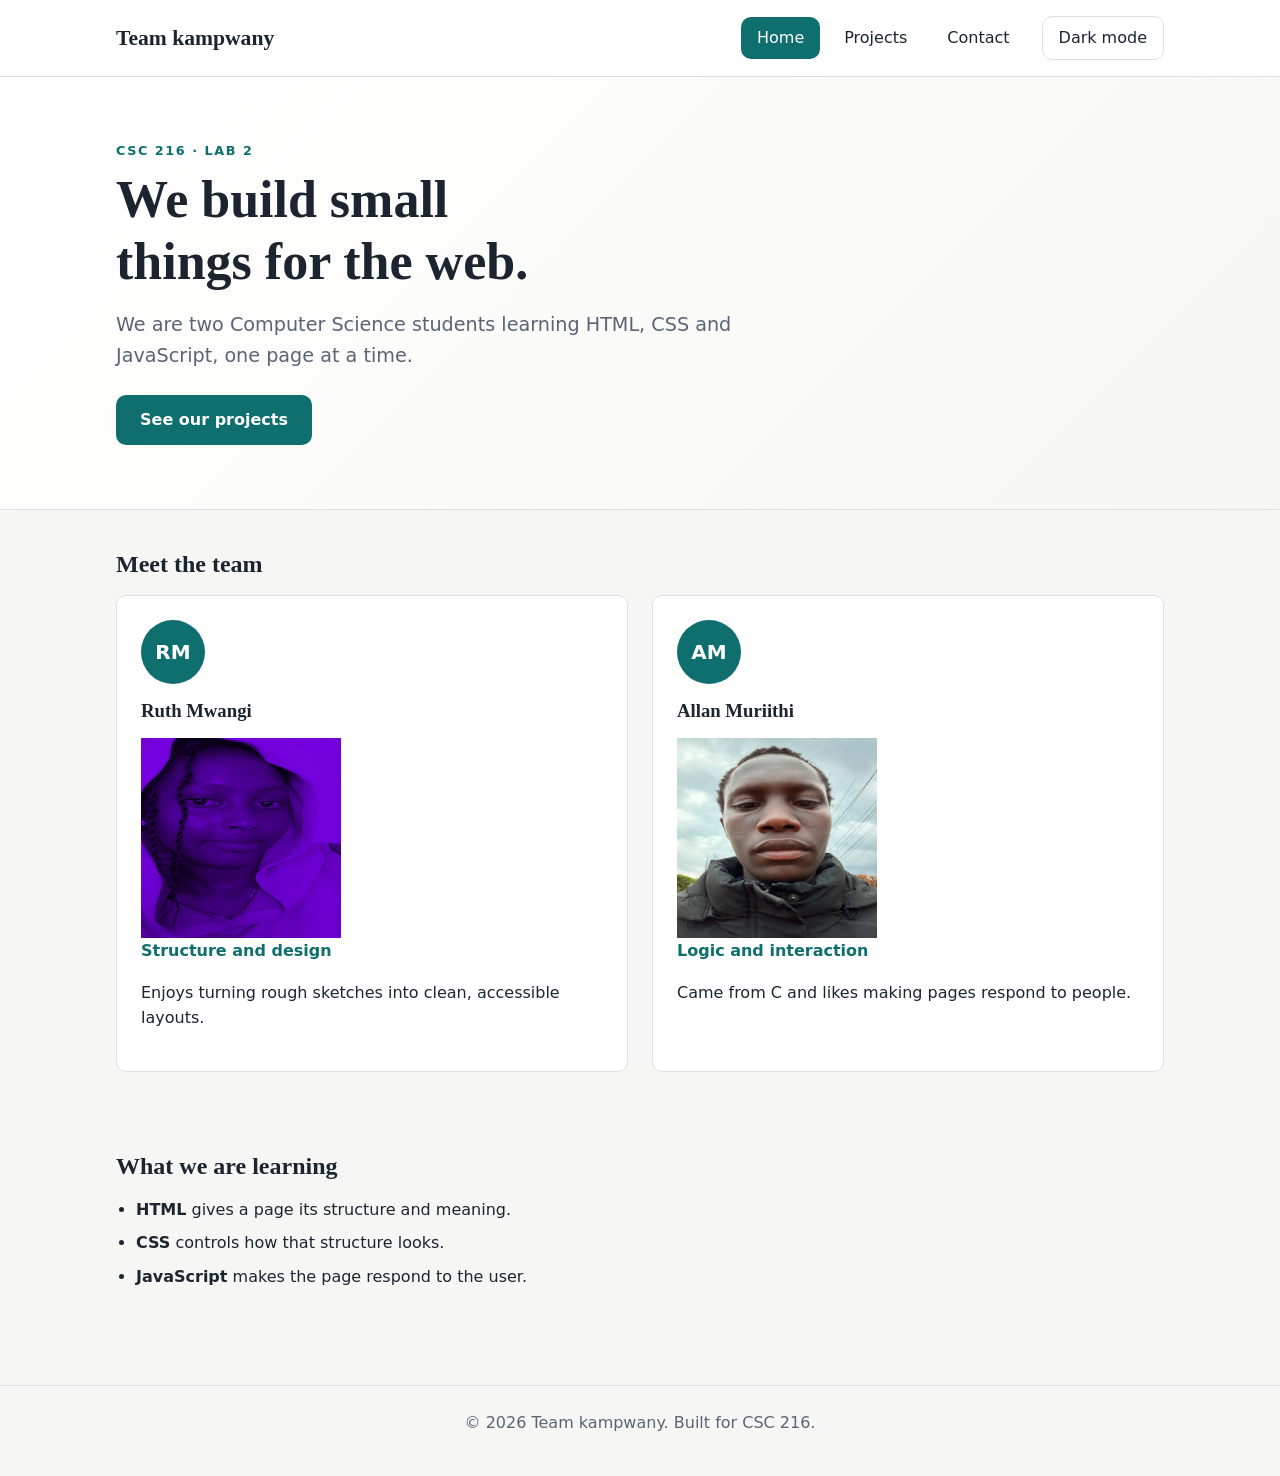
<file: index.html>
<!DOCTYPE html> 
<html lang="en"> 
<head> 
  <meta charset="UTF-8"> 
  <meta name="viewport" content="width=device-width, initial-scale=1.0"> 
  <meta name="description" content="Team kampwany: a CSC 216 web development pair."> 
  <title>Home | Team kampwany</title> 
  <link rel="stylesheet" href="style.css"> 
  <script src="script.js" defer></script> 
</head> 
<body> 
  <a class="skip-link" href="#main">Skip to main content</a> 
 
  <header class="site-header"> 
    <div class="container header-inner"> 
      <a class="logo" href="index.html">Team kampwany</a> 
      <button class="nav-toggle" type="button" aria-expanded="false" aria-controls="site-nav">Menu</button> 
      <nav id="site-nav" class="site-nav" aria-label="Main"> 
        <ul> 
          <li><a href="index.html" aria-current="page">Home</a></li> 
          <li><a href="projects.html">Projects</a></li> 
          <li><a href="contact.html">Contact</a></li> 
        </ul> 
      </nav> 
      <button class="theme-toggle" type="button" aria-pressed="false">Dark mode</button> 
    </div> 
  </header> 
 
  <main id="main"> 
    <section class="hero"> 
      <div class="container"> 
        <p class="eyebrow">CSC 216 · Lab 2</p> 
        <h1>We build small things for the web.</h1> 
        <p class="lead">We are two Computer Science students learning HTML, CSS and JavaScript, one page at a time.</p> 
        <a class="button" href="projects.html">See our projects</a> 
      </div> 
    </section> 
 
    <section class="container section" aria-labelledby="team-heading"> 
      <h2 id="team-heading">Meet the team</h2> 
      <div class="team-grid"> 
        <article class="card"> 
          <div class="avatar" aria-hidden="true">RM</div> 
          <h3>Ruth Mwangi</h3> 
          <img src="wambo.jpeg" alt="Ruth's photo" class="img" width="200" height="200">
          <p class="role">Structure and design</p> 
          <p>Enjoys turning rough sketches into clean, accessible layouts.</p> 
        </article> 
        <article class="card"> 
          <div class="avatar" aria-hidden="true">AM</div> 
          <h3>Allan Muriithi</h3> 
          <img src="allan.jpeg" alt="Allan's photo" class="img" width="200" height="200">
          <p class="role">Logic and interaction</p> 
          <p>Came from C and likes making pages respond to people.</p> 
        </article> 
      </div> 
    </section> 
 
    <section class="container section" aria-labelledby="learning-heading"> 
      <h2 id="learning-heading">What we are learning</h2> 
      <ul class="skill-list"> 
        <li><strong>HTML</strong> gives a page its structure and meaning.</li> 
        <li><strong>CSS</strong> controls how that structure looks.</li> 
        <li><strong>JavaScript</strong> makes the page respond to the user.</li> 
      </ul> 
    </section> 
  </main> 
 
  <footer class="site-footer"> 
    <div class="container"> 
      <p>© <span id="year">2026</span> Team kampwany. Built for CSC 216.</p> 
    </div> 
  </footer> 
</body> 
</html>
</file>
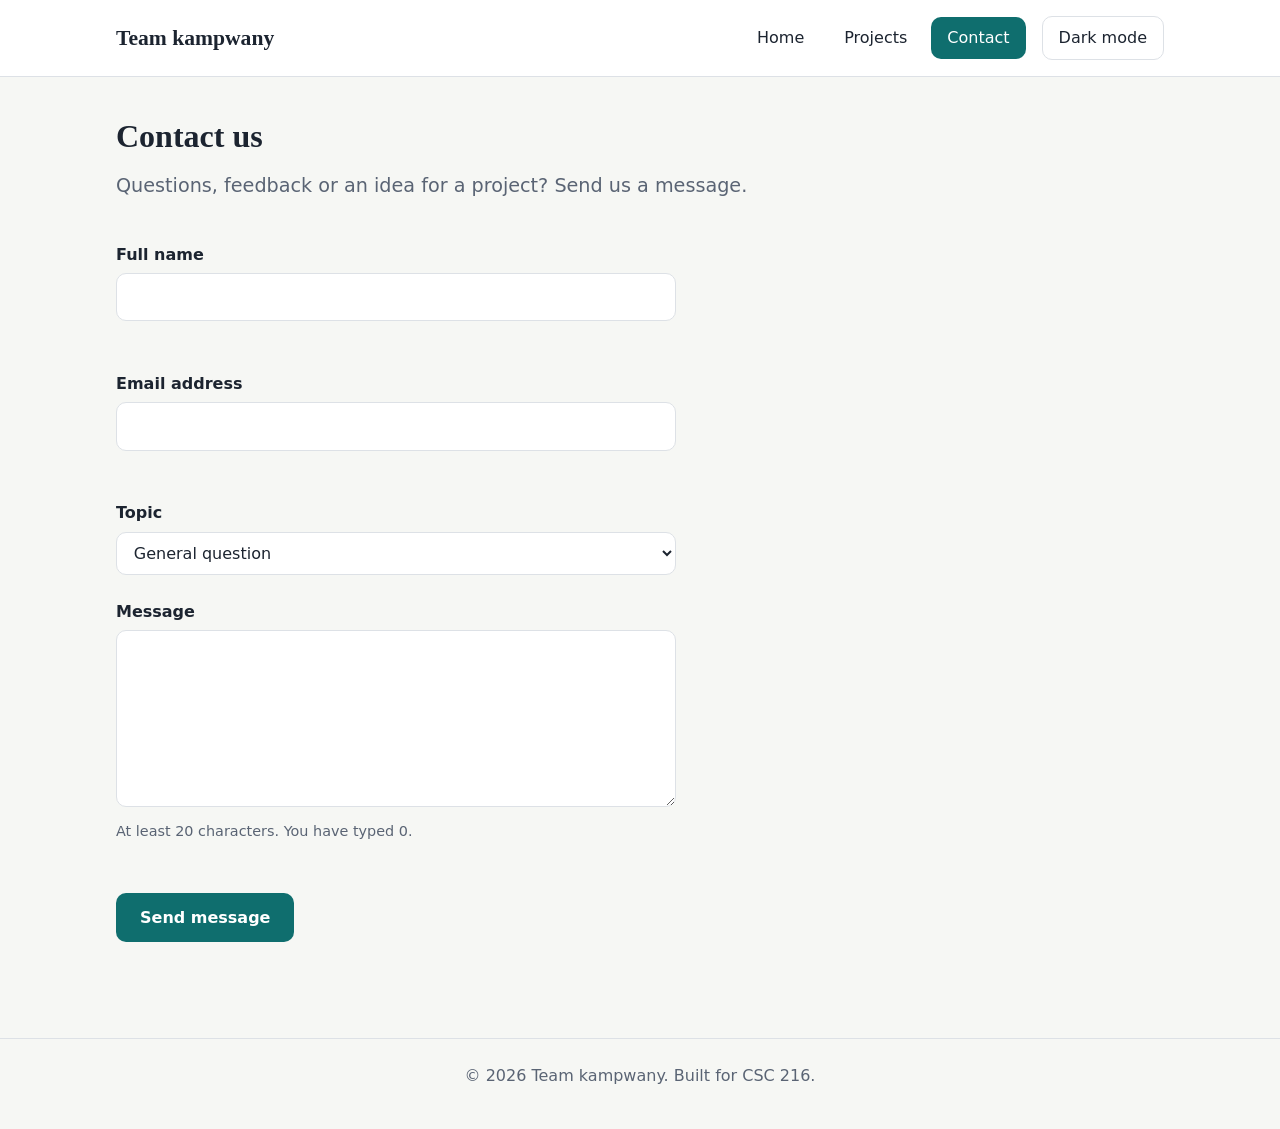
<file: contact.html>
<!DOCTYPE html>
<html lang="en">
<head>
  <meta charset="UTF-8">
  <meta name="viewport" content="width=device-width, initial-scale=1.0">
  <meta name="description" content="Send a message to Team kampwany.">
  <title>Contact | Team kampwany</title>
  <link rel="stylesheet" href="style.css">
  <script src="script.js" defer></script>
</head>
<body>
  <a class="skip-link" href="#main">Skip to main content</a>

  <header class="site-header">
    <div class="container header-inner">
      <a class="logo" href="index.html">Team kampwany</a>
      <button class="nav-toggle" type="button" aria-expanded="false" aria-controls="site-nav">Menu</button>
      <nav id="site-nav" class="site-nav" aria-label="Main">
        <ul>
          <li><a href="index.html">Home</a></li>
          <li><a href="projects.html">Projects</a></li>
          <li><a href="contact.html" aria-current="page">Contact</a></li>
        </ul>
      </nav>
      <button class="theme-toggle" type="button" aria-pressed="false">Dark mode</button>
    </div>
  </header>

  <main id="main" class="container">
    <header class="page-header">
      <h1>Contact us</h1>
      <p class="lead">Questions, feedback or an idea for a project? Send us a message.</p>
    </header>

    <form id="contact-form" class="contact-form" novalidate>
      <div class="field">
        <label for="name">Full name</label>
        <input type="text" id="name" name="name" autocomplete="name" required aria-describedby="name-error">
        <p class="error" id="name-error"></p>
      </div>

      <div class="field">
        <label for="email">Email address</label>
        <input type="email" id="email" name="email" autocomplete="email" required aria-describedby="email-error">
        <p class="error" id="email-error"></p>
      </div>

      <div class="field">
        <label for="topic">Topic</label>
        <select id="topic" name="topic">
          <option value="general">General question</option>
          <option value="collaboration">Collaboration</option>
          <option value="feedback">Feedback on our site</option>
        </select>
      </div>

      <div class="field">
        <label for="message">Message</label>
        <textarea id="message" name="message" rows="6" required minlength="20" aria-describedby="message-hint message-error"></textarea>
        <p class="hint" id="message-hint">At least 20 characters. You have typed <span id="char-count">0</span>.</p>
        <p class="error" id="message-error"></p>
      </div>

      <button class="button" type="submit">Send message</button>
      <p id="form-status" class="form-status" role="status"></p>
    </form>
  </main>

  <footer class="site-footer">
    <div class="container">
      <p>© <span id="year">2026</span> Team kampwany. Built for CSC 216.</p>
    </div>
  </footer>
</body>
</html>
</file>
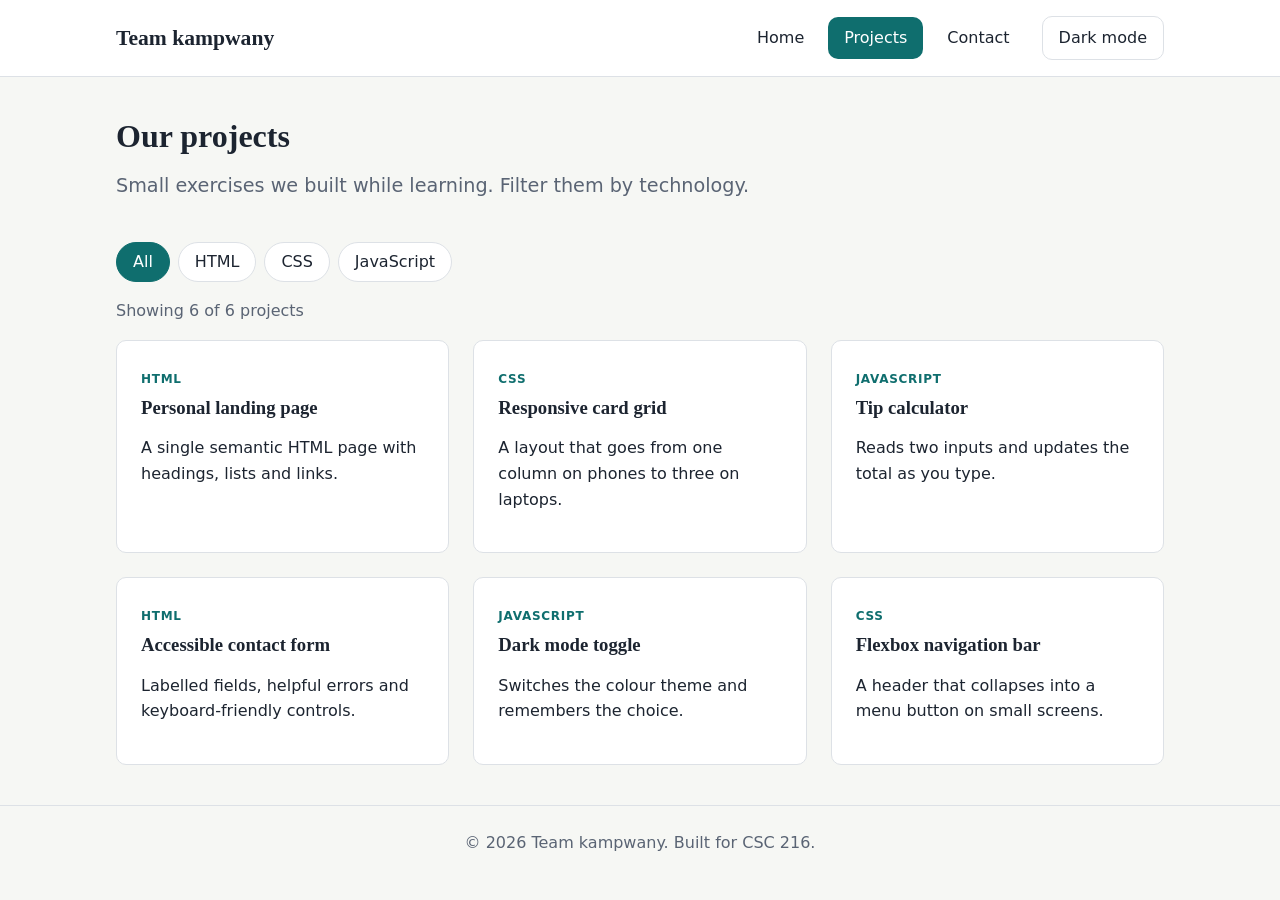
<file: projects.html>
<!DOCTYPE html> 
<html lang="en"> 
<head> 
  <meta charset="UTF-8"> 
  <meta name="viewport" content="width=device-width, initial-scale=1.0"> 
  <meta name="description" content="Projects built by Team kampwany while learning web development."> 
  <title>Projects | Team kampwany</title> 
  <link rel="stylesheet" href="style.css"> 
  <script src="script.js" defer></script> 
</head> 
<body> 
  <a class="skip-link" href="#main">Skip to main content</a> 
 
  <header class="site-header"> 
    <div class="container header-inner"> 
      <a class="logo" href="index.html">Team kampwany</a> 
      <button class="nav-toggle" type="button" aria-expanded="false" aria-controls="site-nav">Menu</button> 
      <nav id="site-nav" class="site-nav" aria-label="Main"> 
        <ul> 
          <li><a href="index.html">Home</a></li> 
          <li><a href="projects.html" aria-current="page">Projects</a></li> 
          <li><a href="contact.html">Contact</a></li> 
        </ul> 
      </nav> 
      <button class="theme-toggle" type="button" aria-pressed="false">Dark mode</button> 
    </div> 
  </header> 
 
  <main id="main" class="container"> 
    <header class="page-header"> 
      <h1>Our projects</h1> 
      <p class="lead">Small exercises we built while learning. Filter them by technology.</p> 
    </header> 
 
    <div class="filters" role="group" aria-label="Filter projects by technology"> 
      <button class="filter-btn" type="button" data-filter="all" aria-pressed="true">All</button> 
      <button class="filter-btn" type="button" data-filter="html" aria-pressed="false">HTML</button> 
      <button class="filter-btn" type="button" data-filter="css" aria-pressed="false">CSS</button> 
      <button class="filter-btn" type="button" data-filter="js" aria-pressed="false">JavaScript</button> 
    </div> 
 
    <p id="project-count" class="project-count" aria-live="polite"></p> 
    <div id="project-list" class="project-grid"></div> 
 
    <noscript> 
      <p>Turn on JavaScript to see the project list.</p> 
    </noscript> 
  </main> 
 
  <footer class="site-footer"> 
    <div class="container"> 
      <p>© <span id="year">2026</span> Team kampwany. Built for CSC 216.</p> 
    </div> 
  </footer> 
</body> 
</html>
</file>
<file: style.css>
/* =====================================================
   Team website stylesheet (CSC 216, Lab 2)
   One file styles every page on the site.
   ===================================================== */

/* ---------- 1. Design tokens ---------- */
:root {
  --color-bg: #f6f7f4;
  --color-surface: #ffffff;
  --color-text: #1c2430;
  --color-muted: #5a6474;
  --color-primary: #0f6e6e;
  --color-primary-dark: #0a5050;
  --color-on-primary: #ffffff;
  --color-border: #dde1e6;
  --color-error: #b3261e;
  --color-success: #1e7b3a;

  --font-body: system-ui, -apple-system, "Segoe UI", Roboto, Arial, sans-serif;
  --font-heading: Georgia, "Times New Roman", serif;

  --space-1: 0.5rem;
  --space-2: 1rem;
  --space-3: 1.5rem;
  --space-4: 2.5rem;
  --space-5: 4rem;

  --radius: 10px;
  --max-width: 1080px;
}

body.dark {
  --color-bg: #11161d;
  --color-surface: #1a212b;
  --color-text: #e7ebf0;
  --color-muted: #a2abb9;
  --color-primary: #4fc1c1;
  --color-primary-dark: #83d8d8;
  --color-on-primary: #0b1f1f;
  --color-border: #2b3340;
  --color-error: #ff8a80;
  --color-success: #7ddc97;
  color-scheme: dark;
}

/* ---------- 2. Base and reset ---------- */
*,
*::before,
*::after {
  box-sizing: border-box;
}

body {
  margin: 0;
  font-family: var(--font-body);
  font-size: 1rem;
  line-height: 1.6;
  color: var(--color-text);
  background-color: var(--color-bg);
  transition: background-color 0.3s ease, color 0.3s ease;
}

h1,
h2,
h3 {
  font-family: var(--font-heading);
  line-height: 1.2;
  margin: 0 0 var(--space-2);
}

p {
  margin: 0 0 var(--space-2);
}

a {
  color: var(--color-primary);
}

a:hover {
  color: var(--color-primary-dark);
}

img {
  max-width: 100%;
  display: block;
}

:focus-visible {
  outline: 3px solid var(--color-primary);
  outline-offset: 3px;
}

/* ---------- 3. Layout helpers ---------- */
.container {
  width: 100%;
  max-width: var(--max-width);
  margin-inline: auto;
  padding-inline: var(--space-2);
}

.section {
  padding-block: var(--space-4);
}

.skip-link {
  position: absolute;
  top: -4rem;
  left: var(--space-2);
  z-index: 100;
  padding: var(--space-1) var(--space-2);
  border-radius: var(--radius);
  background-color: var(--color-primary);
  color: var(--color-on-primary);
}

.skip-link:focus {
  top: var(--space-2);
}

/* ---------- 4. Header and navigation ---------- */
.site-header {
  position: sticky;
  top: 0;
  z-index: 10;
  background-color: var(--color-surface);
  border-bottom: 1px solid var(--color-border);
}

.header-inner {
  display: flex;
  flex-wrap: wrap;
  align-items: center;
  gap: var(--space-2);
  padding-block: var(--space-2);
}

.logo {
  margin-right: auto;
  font-family: var(--font-heading);
  font-size: 1.35rem;
  font-weight: 700;
  color: var(--color-text);
  text-decoration: none;
}

.site-nav ul {
  display: flex;
  gap: var(--space-1);
  margin: 0;
  padding: 0;
  list-style: none;
}

.site-nav a {
  display: block;
  padding: var(--space-1) var(--space-2);
  border-radius: var(--radius);
  color: var(--color-text);
  font-weight: 500;
  text-decoration: none;
}

.site-nav a:hover {
  background-color: var(--color-bg);
}

.site-nav a[aria-current="page"] {
  background-color: var(--color-primary);
  color: var(--color-on-primary);
}

.nav-toggle,
.theme-toggle {
  padding: var(--space-1) var(--space-2);
  border: 1px solid var(--color-border);
  border-radius: var(--radius);
  background-color: transparent;
  color: var(--color-text);
  font: inherit;
  cursor: pointer;
}

.theme-toggle[aria-pressed="true"] {
  border-color: var(--color-primary);
  color: var(--color-primary);
}

.nav-toggle {
  display: none;
}

/* ---------- 5. Buttons and hero ---------- */
.button {
  display: inline-block;
  padding: 0.75rem 1.5rem;
  border: none;
  border-radius: var(--radius);
  background-color: var(--color-primary);
  color: var(--color-on-primary);
  font: inherit;
  font-weight: 600;
  text-decoration: none;
  cursor: pointer;
  transition: background-color 0.2s ease, transform 0.2s ease;
}

.button:hover {
  background-color: var(--color-primary-dark);
  color: var(--color-on-primary);
  transform: translateY(-2px);
}

.hero {
  padding-block: var(--space-5);
  background: linear-gradient(135deg, var(--color-surface), var(--color-bg));
  border-bottom: 1px solid var(--color-border);
}

.hero h1 {
  max-width: 18ch;
  font-size: clamp(2rem, 5vw, 3.25rem);
}

.eyebrow {
  margin-bottom: var(--space-1);
  color: var(--color-primary);
  font-size: 0.8rem;
  font-weight: 700;
  letter-spacing: 0.12em;
  text-transform: uppercase;
}

.lead {
  max-width: 55ch;
  margin-bottom: var(--space-3);
  color: var(--color-muted);
  font-size: 1.2rem;
}

.page-header {
  padding-block: var(--space-4) var(--space-2);
}

/* ---------- 6. Cards and grids ---------- */ 
.team-grid, 
.project-grid { 
  display: grid; 
  grid-template-columns: repeat(auto-fit, minmax(260px, 1fr)); 
  gap: var(--space-3); 
} 
 
.card { 
  padding: var(--space-3); 
  border: 1px solid var(--color-border); 
  border-radius: var(--radius); 
  background-color: var(--color-surface); 
} 
 
.avatar { 
  display: grid; 
  place-items: center; 
  width: 64px; 
  height: 64px; 
  margin-bottom: var(--space-2); 
  border-radius: 50%; 
  background-color: var(--color-primary); 
  color: var(--color-on-primary); 
  font-size: 1.25rem; 
  font-weight: 700; 
} 
 
.role { 
  color: var(--color-primary); 
  font-weight: 600; 
} 
 
.skill-list { 
  padding-left: 1.25rem; 
} 
 
.skill-list li { 
  margin-bottom: var(--space-1); 
} 

/* ---------- 7. Projects page ---------- */ 
.filters { 
  display: flex; 
  flex-wrap: wrap; 
  gap: var(--space-1); 
  margin-bottom: var(--space-2); 
} 
 
.filter-btn { 
  padding: 0.4rem 1rem; 
  border: 1px solid var(--color-border); 
  border-radius: 999px; 
  background-color: var(--color-surface); 
  color: var(--color-text); 
  font: inherit; 
  cursor: pointer; 
} 
 
.filter-btn[aria-pressed="true"] { 
  border-color: var(--color-primary); 
  background-color: var(--color-primary); 
  color: var(--color-on-primary); 
} 
 
.project-count { 
  color: var(--color-muted); 
} 
 
.tag { 
  display: inline-block; 
  margin-bottom: var(--space-1); 
  color: var(--color-primary); 
  font-size: 0.75rem; 
  font-weight: 700; 
  letter-spacing: 0.06em; 
  text-transform: uppercase; 
} 
/* ---------- 8. Contact form ---------- */ 
.contact-form { 
  max-width: 560px; 
  padding-bottom: var(--space-4); 
} 
 
.field { 
  margin-bottom: var(--space-3); 
} 
 
label { 
  display: block; 
  margin-bottom: 0.35rem; 
  font-weight: 600; 
} 
 
input, 
select, 
textarea { 
  width: 100%; 
  padding: 0.65rem 0.8rem; 
  border: 1px solid var(--color-border); 
  border-radius: var(--radius); 
  background-color: var(--color-surface); 
  color: var(--color-text); 
  font: inherit; 
} 
 
input:focus, 
select:focus, 
textarea:focus { 
  border-color: var(--color-primary); 
} 
 
input[aria-invalid="true"], 
textarea[aria-invalid="true"] { 
  border-color: var(--color-error); 
} 
 
.hint, 
.error { 
  margin: 0.35rem 0 0; 
  font-size: 0.9rem; 
} 
 
.hint { 
  color: var(--color-muted); 
} 
 
.error { 
  min-height: 1.4em; 
  color: var(--color-error); 
} 
 
.form-status { 
  margin-top: var(--space-2); 
  color: var(--color-success); 
  font-weight: 600; 
} 
/* ---------- 9. Footer ---------- */ 
.site-footer { 
  margin-top: var(--space-4); 
  padding-block: var(--space-3); 
  border-top: 1px solid var(--color-border); 
  color: var(--color-muted); 
  text-align: center; 
} 
 
/* ---------- 10. Small screens ---------- */ 
@media (max-width: 700px) { 
  .nav-toggle { 
    display: inline-block; 
  } 
 
  .site-nav { 
    display: none; 
    order: 3; 
    width: 100%; 
  } 
 
  .site-nav.open { 
    display: block; 
  } 
 
  .site-nav ul { 
    flex-direction: column; 
  } 
 
  .section { 
    padding-block: var(--space-3); 
  } 
} 
 
/* ---------- 11. Respect reduced-motion preferences ---------- */ 
@media (prefers-reduced-motion: reduce) { 
  *, 
  *::before, 
  *::after { 
    transition: none !important; 
  } 
}
</file>
